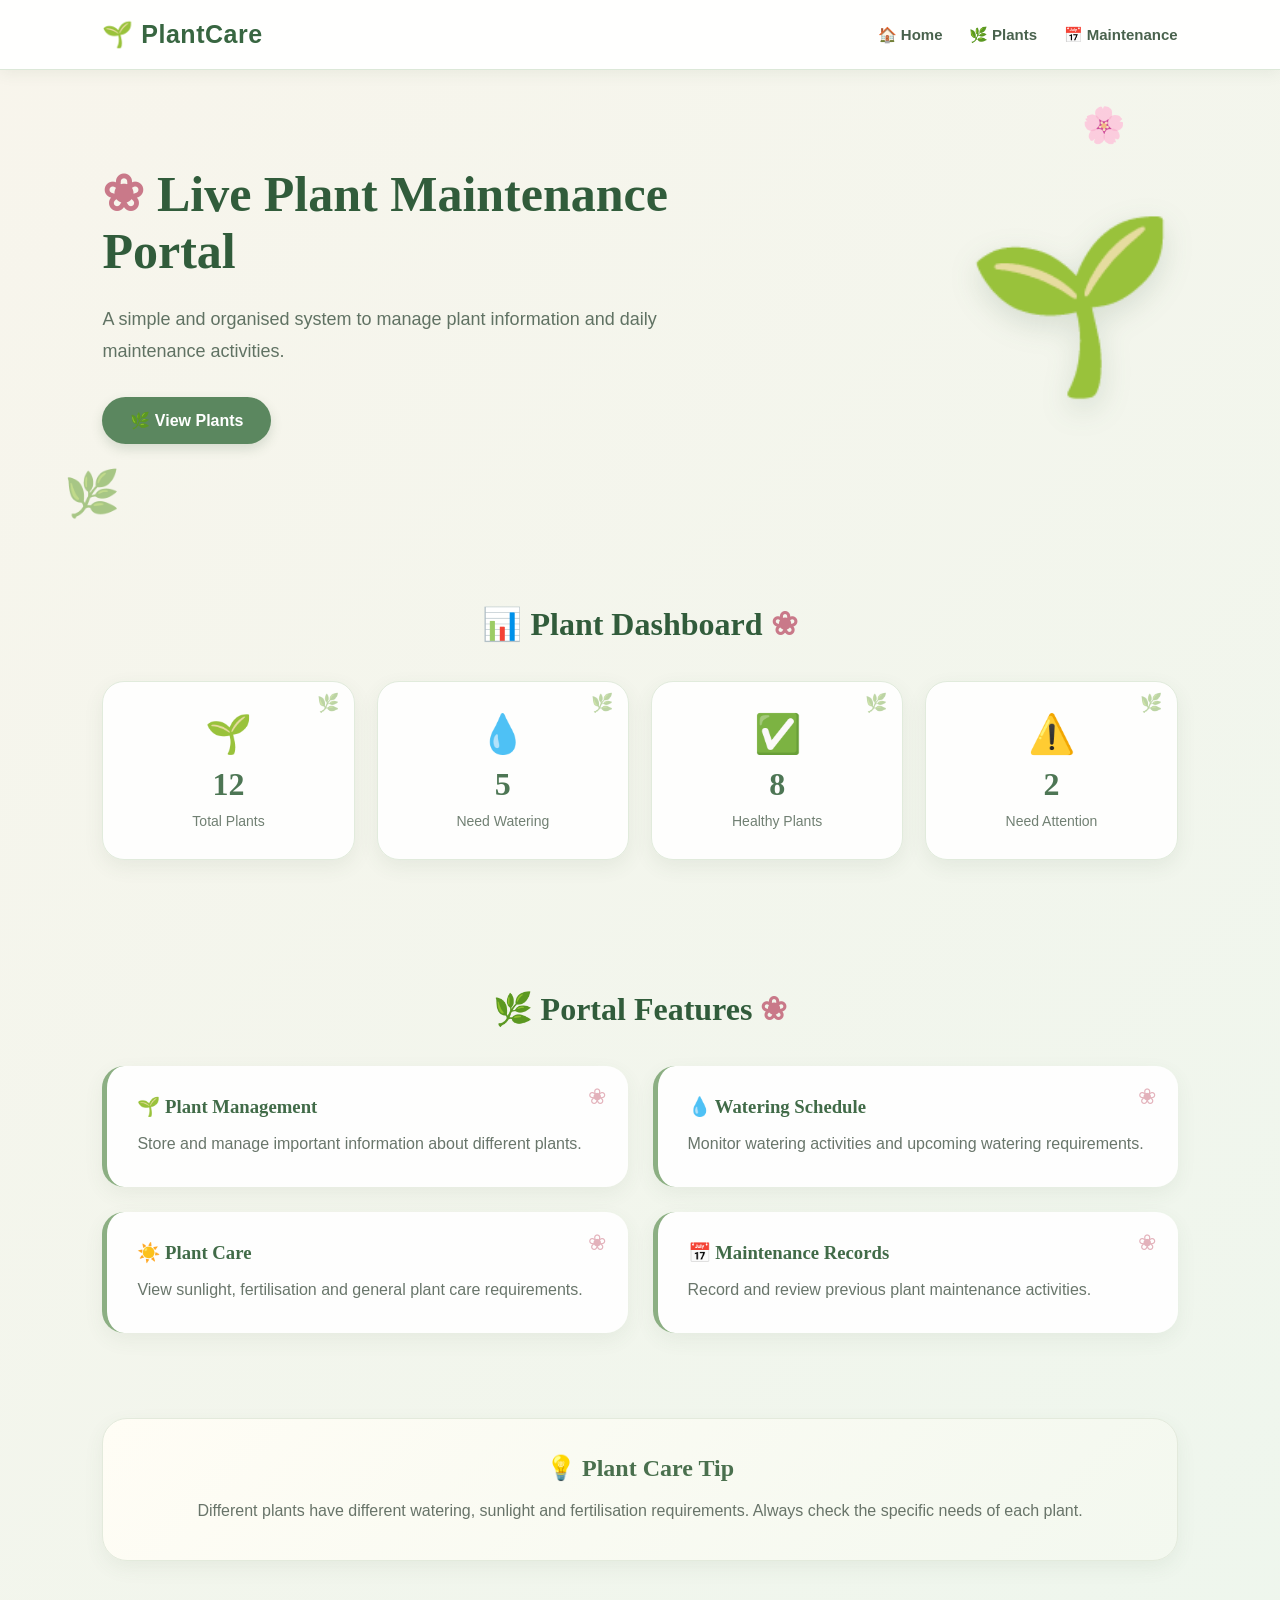
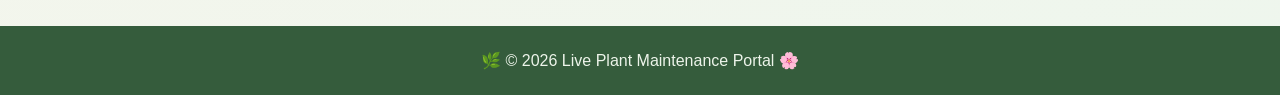
<file: index.html>
<!DOCTYPE html><html lang="en"><head>
    <meta charset="UTF-8">
    <meta name="viewport" content="width=device-width, initial-scale=1.0"><title>Live Plant Maintenance Portal</title>

<link rel="stylesheet" href="style.css">

</head><body><header><div class="logo">
    🌱 PlantCare
</div>

<nav>
    <a href="index.html">🏠 Home</a>
    <a href="plants.html">🌿 Plants</a>
    <a href="maintenance.html">📅 Maintenance</a>
</nav>

</header><main><section class="hero"><div class="hero-text">

    <h1>Live Plant Maintenance Portal</h1>

    <p>
        A simple and organised system to manage
        plant information and daily maintenance activities.
    </p>

    <a href="plants.html" class="button">
        🌿 View Plants
    </a>

</div>

<div class="hero-image">
    🌱
</div>

</section><section class="dashboard"><h2>📊 Plant Dashboard</h2>

<div class="cards">

    <div class="card">
        <span>🌱</span>
        <h3>12</h3>
        <p>Total Plants</p>
    </div>

    <div class="card">
        <span>💧</span>
        <h3>5</h3>
        <p>Need Watering</p>
    </div>

    <div class="card">
        <span>✅</span>
        <h3>8</h3>
        <p>Healthy Plants</p>
    </div>

    <div class="card">
        <span>⚠️</span>
        <h3>2</h3>
        <p>Need Attention</p>
    </div>

</div>

</section><section class="features"><h2>🌿 Portal Features</h2>

<div class="feature-grid">

    <div class="feature">

        <h3>🌱 Plant Management</h3>

        <p>
            Store and manage important information
            about different plants.
        </p>

    </div>


    <div class="feature">

        <h3>💧 Watering Schedule</h3>

        <p>
            Monitor watering activities and
            upcoming watering requirements.
        </p>

    </div>


    <div class="feature">

        <h3>☀️ Plant Care</h3>

        <p>
            View sunlight, fertilisation and
            general plant care requirements.
        </p>

    </div>


    <div class="feature">

        <h3>📅 Maintenance Records</h3>

        <p>
            Record and review previous plant
            maintenance activities.
        </p>

    </div>

</div>

</section><section class="tips"><h2>💡 Plant Care Tip</h2>

<p>
    Different plants have different watering,
    sunlight and fertilisation requirements.
    Always check the specific needs of each plant.
</p>

</section></main><footer><p>
    © 2026 Live Plant Maintenance Portal
</p>

</footer><script src="script.js"></script></body></html>
</file>
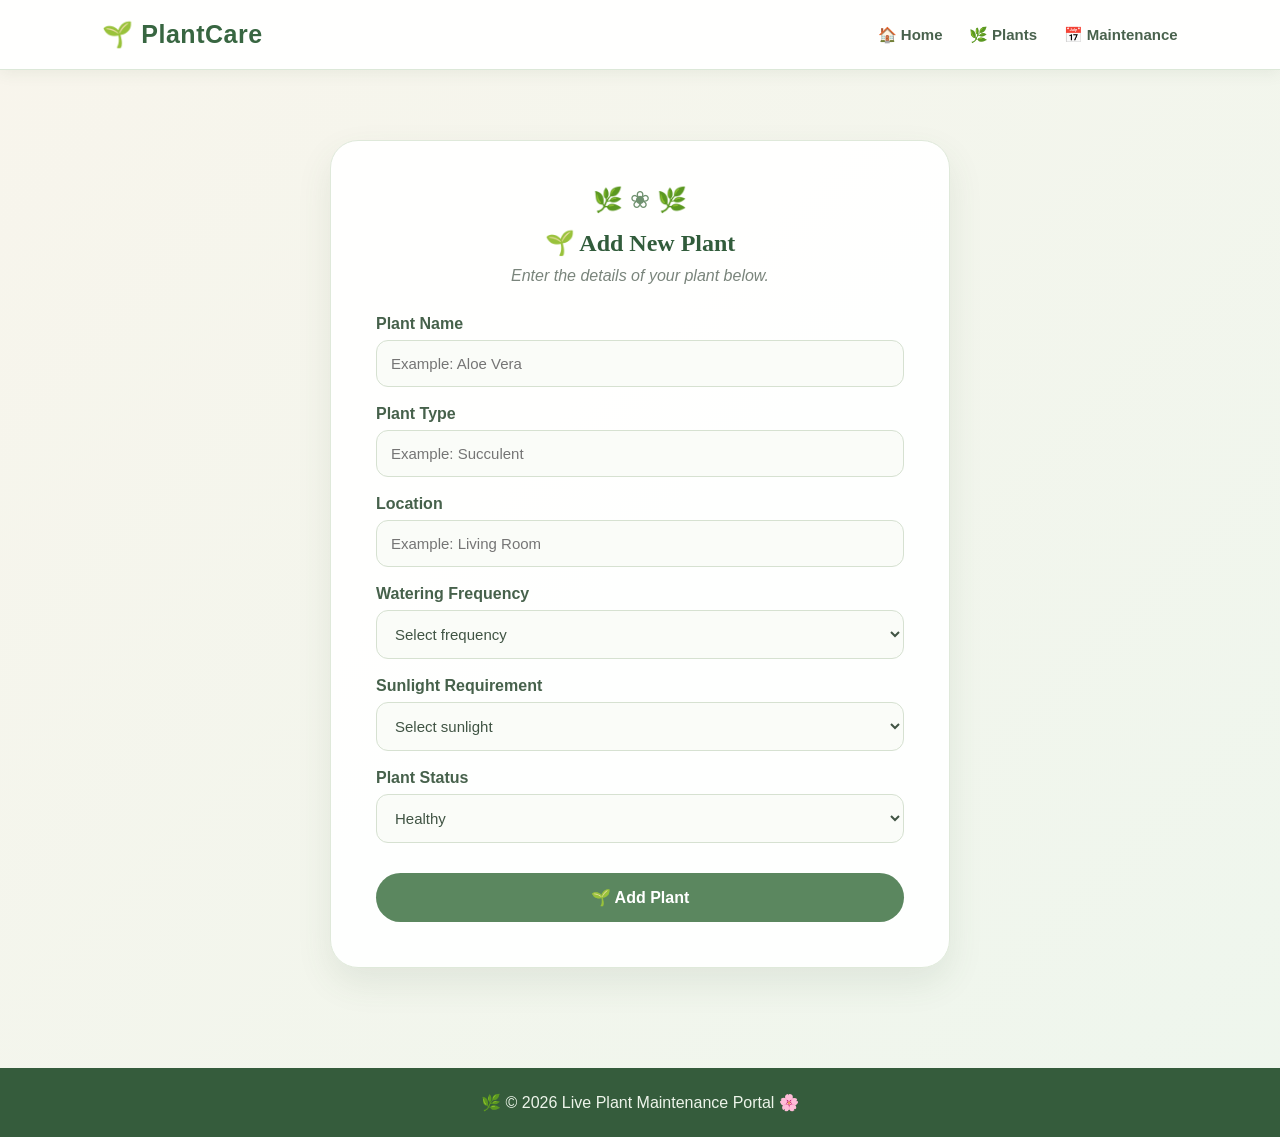
<file: add-plant.html>
<!DOCTYPE html><html lang="en"><head><meta charset="UTF-8">

<meta name="viewport"
      content="width=device-width, initial-scale=1.0">

<title>Add New Plant</title>

<link rel="stylesheet" href="style.css">

</head><body><header><div class="logo">
    🌱 PlantCare
</div>

<nav>
    <a href="index.html">🏠 Home</a>
    <a href="plants.html">🌿 Plants</a>
    <a href="maintenance.html">📅 Maintenance</a>
</nav>

</header><section class="form-section"><div class="form-container">

    <h2>🌱 Add New Plant</h2>

    <p class="form-description">
        Enter the details of your plant below.
    </p>


    <form id="plantForm">

        <label for="plantName">
            Plant Name
        </label>

        <input
            type="text"
            id="plantName"
            placeholder="Example: Aloe Vera"
            required
        >


        <label for="plantType">
            Plant Type
        </label>

        <input
            type="text"
            id="plantType"
            placeholder="Example: Succulent"
            required
        >


        <label for="location">
            Location
        </label>

        <input
            type="text"
            id="location"
            placeholder="Example: Living Room"
            required
        >


        <label for="watering">
            Watering Frequency
        </label>

        <select id="watering" required>

            <option value="">
                Select frequency
            </option>

            <option value="Every day">
                Every day
            </option>

            <option value="Every 2 days">
                Every 2 days
            </option>

            <option value="Twice a week">
                Twice a week
            </option>

            <option value="Once a week">
                Once a week
            </option>

            <option value="Every 10 days">
                Every 10 days
            </option>

        </select>


        <label for="sunlight">
            Sunlight Requirement
        </label>

        <select id="sunlight" required>

            <option value="">
                Select sunlight
            </option>

            <option value="Full sunlight">
                Full sunlight
            </option>

            <option value="Partial sunlight">
                Partial sunlight
            </option>

            <option value="Indirect sunlight">
                Indirect sunlight
            </option>

            <option value="Low sunlight">
                Low sunlight
            </option>

        </select>


        <label for="status">
            Plant Status
        </label>

        <select id="status" required>

            <option value="Healthy">
                Healthy
            </option>

            <option value="Needs Water">
                Needs Water
            </option>

            <option value="Needs Attention">
                Needs Attention
            </option>

        </select>


        <button
            type="submit"
            class="submit-button">

            🌱 Add Plant

        </button>

    </form>

</div>

</section><footer><p>
    © 2026 Live Plant Maintenance Portal
</p>

</footer><script src="script.js"></script></body></html>
</file>
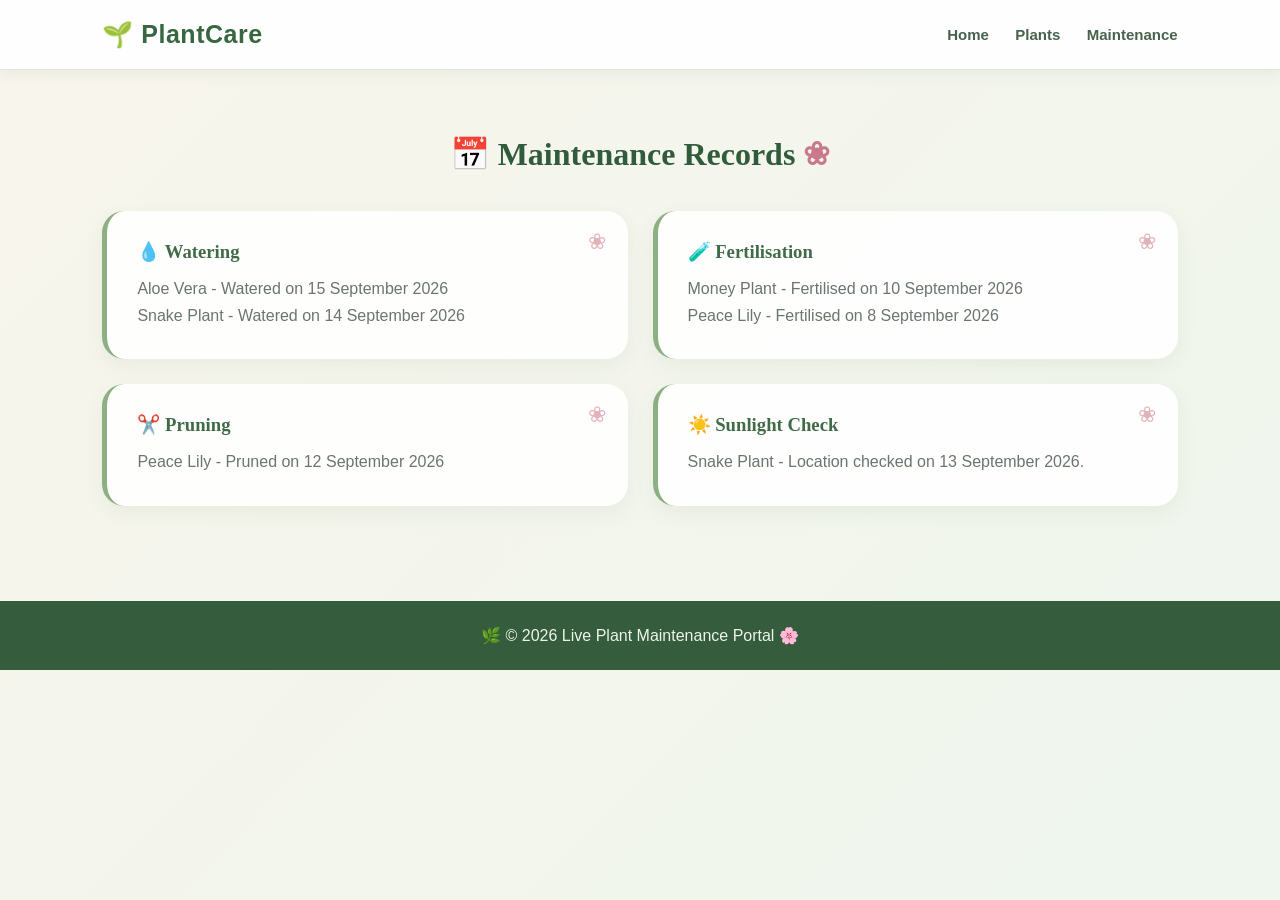
<file: maintenance.html>
<!DOCTYPE html>
<html lang="en">

<head>

    <meta charset="UTF-8">

    <meta name="viewport"
          content="width=device-width, initial-scale=1.0">

    <title>Maintenance Records</title>

    <link rel="stylesheet" href="style.css">

</head>

<body>

<header>

    <div class="logo">🌱 PlantCare</div>

    <nav>
        <a href="index.html">Home</a>
        <a href="plants.html">Plants</a>
        <a href="maintenance.html">Maintenance</a>
    </nav>

</header>


<section class="dashboard">

    <h2>📅 Maintenance Records</h2>

    <div class="feature-grid">

        <div class="feature">

            <h3>💧 Watering</h3>

            <p>
                Aloe Vera - Watered on 15 September 2026
            </p>

            <p>
                Snake Plant - Watered on 14 September 2026
            </p>

        </div>


        <div class="feature">

            <h3>🧪 Fertilisation</h3>

            <p>
                Money Plant - Fertilised on 10 September 2026
            </p>

            <p>
                Peace Lily - Fertilised on 8 September 2026
            </p>

        </div>


        <div class="feature">

            <h3>✂️ Pruning</h3>

            <p>
                Peace Lily - Pruned on 12 September 2026
            </p>

        </div>


        <div class="feature">

            <h3>☀️ Sunlight Check</h3>

            <p>
                Snake Plant - Location checked on
                13 September 2026.
            </p>

        </div>

    </div>

</section>


<footer>

    <p>© 2026 Live Plant Maintenance Portal</p>

</footer>

</body>
</html>
</file>
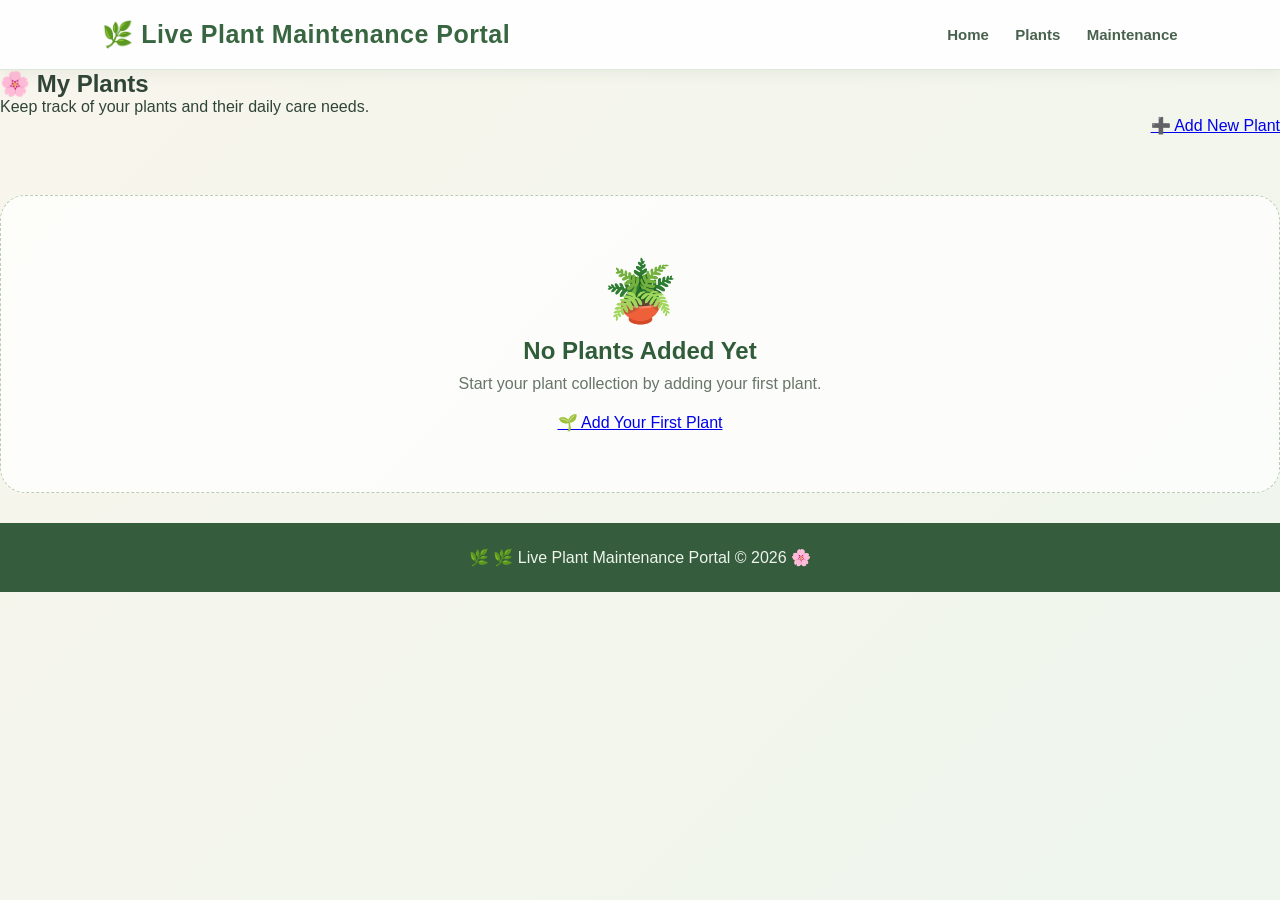
<file: plants.html>
<!DOCTYPE html>
<html lang="en">
<head>
    <meta charset="UTF-8">
    <meta name="viewport" content="width=device-width, initial-scale=1.0">
    <title>My Plants | Live Plant Maintenance Portal</title>
    <link rel="stylesheet" href="style.css">
</head>

<body>

<header>
    <div class="logo">🌿 Live Plant Maintenance Portal</div>

    <nav>
        <a href="index.html">Home</a>
        <a href="plants.html">Plants</a>
        <a href="maintenance.html">Maintenance</a>
    </nav>
</header>

<section class="page-hero">
    <h1>🌸 My Plants</h1>
    <p>Keep track of your plants and their daily care needs.</p>
</section>

<main class="container">

    <div class="page-actions">
        <a href="add-plant.html" class="btn">➕ Add New Plant</a>
    </div>

    <div id="plantList" class="plant-grid"></div>

    <div id="noPlants" class="empty-message">
        <div class="empty-icon">🪴</div>
        <h2>No Plants Added Yet</h2>
        <p>Start your plant collection by adding your first plant.</p>
        <a href="add-plant.html" class="btn">🌱 Add Your First Plant</a>
    </div>

</main>

<footer>
    <p>🌿 Live Plant Maintenance Portal © 2026</p>
</footer>

<script src="script.js"></script>

</body>
</html>
</file>
<file: style.css>
/* =========================================
LIVE PLANT MAINTENANCE PORTAL
NATURAL BOTANICAL THEME
========================================= */

* {
  margin: 0;
  padding: 0;
  box-sizing: border-box;
  }

body {
font-family: "Trebuchet MS", Arial, sans-serif;

background:
    linear-gradient(
        135deg,
        #f8f5ec,
        #eef6ed
    );

color: #304536;

min-height: 100vh;

}
/* =========================================
   BEAUTIFUL BOTANICAL PLANT CARDS
========================================= */

.plant-grid {
    display: grid;
    grid-template-columns: repeat(auto-fit, minmax(260px, 1fr));
    gap: 25px;
    margin-top: 30px;
}

.plant-card {
    position: relative;
    background: rgba(255, 255, 255, 0.95);
    border-radius: 24px;
    padding: 25px;
    border: 1px solid #dce8d8;
    box-shadow: 0 8px 25px rgba(60, 90, 60, 0.10);
    transition: 0.3s ease;
    overflow: hidden;
}

.plant-card:hover {
    transform: translateY(-6px);
    box-shadow: 0 14px 30px rgba(60, 90, 60, 0.16);
}

.plant-card::before {
    content: "🌿";
    position: absolute;
    right: 15px;
    top: 10px;
    font-size: 45px;
    opacity: 0.15;
}

.plant-card h3 {
    color: #315c3a;
    font-size: 23px;
    margin-bottom: 15px;
}

.plant-card p {
    color: #596759;
    margin: 9px 0;
    line-height: 1.5;
}

.plant-card strong {
    color: #315c3a;
}

.plant-status {
    display: inline-block;
    margin-top: 12px;
    padding: 7px 14px;
    border-radius: 20px;
    background: #e3f1df;
    color: #35633b;
    font-weight: bold;
    font-size: 14px;
}

.empty-message {
    text-align: center;
    padding: 60px 20px;
    background: rgba(255, 255, 255, 0.75);
    border-radius: 25px;
    margin-top: 30px;
    border: 1px dashed #b8cdb2;
}

.empty-icon {
    font-size: 60px;
    margin-bottom: 10px;
}

.empty-message h2 {
    color: #315c3a;
    margin-bottom: 10px;
}

.empty-message p {
    color: #687568;
    margin-bottom: 20px;
}

.page-actions {
    text-align: right;
    margin-bottom: 20px;
}

@media (max-width: 600px) {
    .plant-grid {
        grid-template-columns: 1fr;
    }

    .page-actions {
        text-align: center;
    }
}

/* =========================================
HEADER
========================================= */

header {
background: rgba(255, 255, 255, 0.95);

padding: 20px 8%;

display: flex;

justify-content: space-between;

align-items: center;

border-bottom: 1px solid #dce8d8;

box-shadow: 0 3px 15px rgba(65, 92, 65, 0.08);

position: sticky;

top: 0;

z-index: 100;

}

.logo {
font-size: 25px;

font-weight: bold;

color: #386641;

letter-spacing: 0.5px;

}

nav a {
color: #49624d;

text-decoration: none;

margin-left: 22px;

font-size: 15px;

font-weight: bold;

transition: 0.3s;

}

nav a:hover {
color: #c46b7b;
}

/* =========================================
HERO
========================================= */

.hero {
min-height: 470px;

padding: 80px 8%;

display: flex;

align-items: center;

justify-content: space-between;

position: relative;

overflow: hidden;

}

.hero::before {
content: "🌸";

position: absolute;

top: 35px;

right: 12%;

font-size: 35px;

opacity: 0.7;

}

.hero::after {
content: "🌿";

position: absolute;

bottom: 20px;

left: 5%;

font-size: 45px;

opacity: 0.5;

}

.hero-text {
max-width: 650px;

z-index: 2;

}

.hero h1 {
font-family: Georgia, serif;

font-size: 50px;

line-height: 1.15;

color: #315c3b;

margin-bottom: 22px;

}

.hero h1::before {
content: "❀ ";

color: #c97989;

}

.hero p {
font-size: 18px;

line-height: 1.8;

color: #607263;

margin-bottom: 30px;

}

.hero-image {
font-size: 170px;

filter: drop-shadow(
    0 10px 15px rgba(50, 90, 55, 0.15)
);

z-index: 2;

}

/* =========================================
BUTTON
========================================= */

.button {
display: inline-block;

background: #5b875f;

color: white;

padding: 14px 28px;

border-radius: 30px;

text-decoration: none;

font-weight: bold;

box-shadow:
    0 5px 12px rgba(65, 100, 65, 0.18);

transition: 0.3s;

}

.button:hover {
background: #c46b7b;

transform: translateY(-2px);

}

/* =========================================
DASHBOARD
========================================= */

.dashboard {
padding: 65px 8%;
}

.dashboard h2,
.features h2 {
font-family: Georgia, serif;

text-align: center;

font-size: 32px;

color: #315c3b;

margin-bottom: 38px;

}

.dashboard h2::after,
.features h2::after {
content: " ❀";

color: #c97989;

}

/* =========================================
STATISTICS CARDS
========================================= */

.cards {
display: grid;

grid-template-columns:
    repeat(4, 1fr);

gap: 22px;

}

.card {
background: rgba(255, 255, 255, 0.9);

padding: 30px 20px;

text-align: center;

border-radius: 22px;

border: 1px solid #e1ebdc;

box-shadow:
    0 7px 20px rgba(70, 95, 70, 0.08);

transition: 0.3s;

position: relative;

}

.card::before {
content: "🌿";

position: absolute;

top: 10px;

right: 15px;

font-size: 18px;

opacity: 0.4;

}

.card:hover {
transform: translateY(-5px);

box-shadow:
    0 12px 25px rgba(70, 95, 70, 0.13);

}

.card span {
font-size: 38px;
}

.card h3 {
font-family: Georgia, serif;

font-size: 32px;

color: #4d7654;

margin: 10px;

}

.card p {
color: #718073;

font-size: 14px;

}

/* =========================================
FEATURES
========================================= */

.features {
padding: 65px 8%;
}

.feature-grid {
display: grid;

grid-template-columns:
    repeat(2, 1fr);

gap: 25px;

}

.feature {
background:
rgba(255, 255, 255, 0.92);

padding: 30px;

border-radius: 22px;

border-left: 5px solid #8caf83;

box-shadow:
    0 7px 20px rgba(70, 95, 70, 0.07);

position: relative;

transition: 0.3s;

}

.feature::after {
content: "❀";

position: absolute;

right: 22px;

top: 18px;

color: #d58a98;

font-size: 22px;

opacity: 0.65;

}

.feature:hover {
transform: translateY(-4px);

border-left-color: #c97989;

}

.feature h3 {
color: #416b48;

margin-bottom: 12px;

font-family: Georgia, serif;

}

.feature p {
line-height: 1.7;

color: #69766b;

}

/* =========================================
PLANT FORM
========================================= */

.form-section {
padding: 70px 8%;

min-height: 650px;

display: flex;

justify-content: center;

align-items: center;

}

.form-container {
background:
rgba(255, 255, 255, 0.96);

width: 100%;

max-width: 620px;

padding: 45px;

border-radius: 28px;

border: 1px solid #dfe9da;

box-shadow:
    0 15px 35px rgba(70, 95, 70, 0.1);

position: relative;

}

.form-container::before {
content: "🌿  ❀  🌿";

display: block;

text-align: center;

font-size: 24px;

margin-bottom: 15px;

color: #6f916f;

}

.form-container h2 {
text-align: center;

font-family: Georgia, serif;

color: #315c3b;

margin-bottom: 10px;

}

.form-description {
text-align: center;

color: #7a857c;

margin-bottom: 30px;

font-style: italic;

}

.form-container label {
display: block;

margin-top: 18px;

margin-bottom: 7px;

color: #46614b;

font-weight: bold;

}

.form-container input,
.form-container select {
width: 100%;

padding: 14px;

border: 1px solid #d6e1d1;

background: #fafcf8;

border-radius: 12px;

font-size: 15px;

color: #405444;

transition: 0.3s;

}

.form-container input:focus,
.form-container select:focus {
outline: none;

border-color: #7fa67d;

box-shadow:
    0 0 0 3px rgba(127, 166, 125, 0.12);

}

.submit-button {
width: 100%;

margin-top: 30px;

padding: 15px;

border: none;

border-radius: 30px;

background: #5b875f;

color: white;

font-size: 16px;

font-weight: bold;

cursor: pointer;

transition: 0.3s;

}

.submit-button:hover {
background: #c46b7b;

transform: translateY(-2px);

}

/* =========================================
PLANT CARE TIP
========================================= */

.tips {
margin: 20px 8% 65px;

padding: 35px;

background:
    linear-gradient(
        135deg,
        #fffdf5,
        #f3f8ef
    );

border-radius: 25px;

border: 1px solid #e3eadc;

text-align: center;

box-shadow:
    0 7px 20px rgba(70, 95, 70, 0.07);

}

.tips h2 {
font-family: Georgia, serif;

color: #4a704e;

margin-bottom: 15px;

}

.tips p {
line-height: 1.7;

color: #687469;

}

/* =========================================
FOOTER
========================================= */

footer {
background: #355c3c;

color: #edf4ea;

text-align: center;

padding: 25px;

margin-top: 30px;

}

footer p::before {
content: "🌿 ";
}

footer p::after {
content: " 🌸";
}

/* =========================================
MOBILE
========================================= */

@media (max-width: 768px) {

header {
    flex-direction: column;

    gap: 15px;

    text-align: center;
}

nav a {
    margin: 5px;
}

.hero {
    flex-direction: column;

    text-align: center;

    gap: 30px;

    padding-top: 60px;
}

.hero h1 {
    font-size: 38px;
}

.hero-image {
    font-size: 110px;
}

.cards {
    grid-template-columns: 1fr 1fr;
}

.feature-grid {
    grid-template-columns: 1fr;
}

.form-container {
    padding: 30px 22px;
}

}

@media (max-width: 480px) {

.hero h1 {
    font-size: 32px;
}

.cards {
    grid-template-columns: 1fr;
}

.dashboard,
.features {
    padding-left: 5%;
    padding-right: 5%;
}

.form-section {
    padding: 40px 5%;
}

}
</file>
